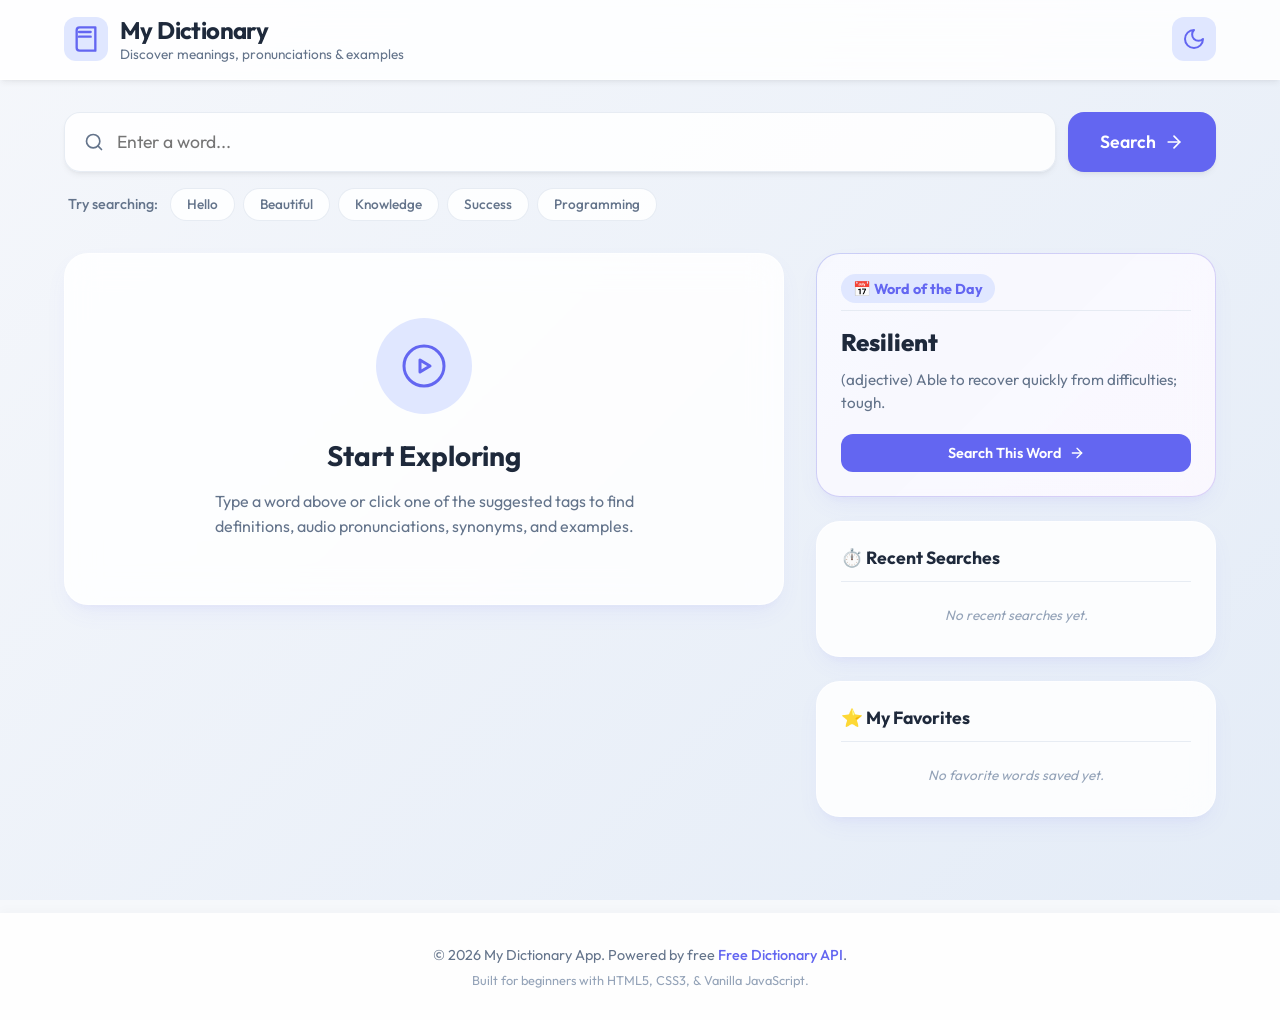
<file: dictionary-app/index.html>
<!DOCTYPE html>
<html lang="en">
<head>
    <meta charset="UTF-8">
    <meta name="viewport" content="width=device-width, initial-scale=1.0">
    <title>My Dictionary - Definitions, Pronunciations & Vocabulary</title>
    <!-- Google Fonts for modern typography -->
    <link rel="preconnect" href="https://fonts.googleapis.com">
    <link rel="preconnect" href="https://fonts.gstatic.com" crossorigin>
    <link href="https://fonts.googleapis.com/css2?family=Outfit:wght@300;400;500;600;700;800&display=swap" rel="stylesheet">
    <link rel="stylesheet" href="style.css">
</head>
<body>
    <!-- Main Wrapper to handle flex layout -->
    <div class="app-wrapper">
        
        <!-- Header Section -->
        <header class="app-header">
            <div class="header-container">
                <div class="brand">
                    <div class="logo-icon">
                        <svg xmlns="http://www.w3.org/2000/svg" viewBox="0 0 24 24" fill="none" stroke="currentColor" stroke-width="2" stroke-linecap="round" stroke-linejoin="round">
                            <path d="M4 19.5v-15A2.5 2.5 0 0 1 6.5 2H20v20H6.5a2.5 2.5 0 0 1-2.5-2.5Z"/>
                            <path d="M6 6h10"/>
                            <path d="M6 10h10"/>
                        </svg>
                    </div>
                    <div>
                        <h1>My Dictionary</h1>
                        <p class="subtitle">Discover meanings, pronunciations & examples</p>
                    </div>
                </div>
                <!-- Theme Toggle Switch -->
                <button id="theme-toggle" class="theme-toggle-btn" aria-label="Toggle dark/light theme" title="Toggle theme">
                    <!-- Sun Icon (visible in Dark Mode) -->
                    <svg class="sun-icon" xmlns="http://www.w3.org/2000/svg" viewBox="0 0 24 24" fill="none" stroke="currentColor" stroke-width="2" stroke-linecap="round" stroke-linejoin="round">
                        <circle cx="12" cy="12" r="4"/>
                        <path d="M12 2v2"/>
                        <path d="M12 20v2"/>
                        <path d="m4.93 4.93 1.41 1.41"/>
                        <path d="m17.66 17.66 1.41 1.41"/>
                        <path d="M2 12h2"/>
                        <path d="M20 12h2"/>
                        <path d="m6.34 17.66-1.41 1.41"/>
                        <path d="m19.07 4.93-1.41 1.41"/>
                    </svg>
                    <!-- Moon Icon (visible in Light Mode) -->
                    <svg class="moon-icon" xmlns="http://www.w3.org/2000/svg" viewBox="0 0 24 24" fill="none" stroke="currentColor" stroke-width="2" stroke-linecap="round" stroke-linejoin="round">
                        <path d="M12 3a6 6 0 0 0 9 9 9 9 0 1 1-9-9Z"/>
                    </svg>
                </button>
            </div>
        </header>

        <!-- Main Body -->
        <main class="main-container">
            
            <!-- Search & Suggestions Panel -->
            <section class="search-panel">
                <form id="search-form" class="search-form">
                    <div class="search-input-wrapper">
                        <!-- Search Icon -->
                        <span class="search-input-icon">
                            <svg xmlns="http://www.w3.org/2000/svg" viewBox="0 0 24 24" fill="none" stroke="currentColor" stroke-width="2" stroke-linecap="round" stroke-linejoin="round">
                                <circle cx="11" cy="11" r="8"/>
                                <path d="m21 21-4.3-4.3"/>
                            </svg>
                        </span>
                        <input 
                            type="text" 
                            id="search-input" 
                            placeholder="Enter a word..." 
                            aria-label="Search for a word"
                            autocomplete="off"
                            required
                        >
                        <!-- Clear Input Button -->
                        <button type="button" id="clear-btn" class="clear-btn hidden" aria-label="Clear search query" title="Clear">
                            <svg xmlns="http://www.w3.org/2000/svg" viewBox="0 0 24 24" fill="none" stroke="currentColor" stroke-width="2" stroke-linecap="round" stroke-linejoin="round">
                                <path d="M18 6 6 18"/>
                                <path d="m6 6 12 12"/>
                            </svg>
                        </button>
                    </div>
                    <button type="submit" class="search-submit-btn">
                        <span>Search</span>
                        <svg xmlns="http://www.w3.org/2000/svg" viewBox="0 0 24 24" fill="none" stroke="currentColor" stroke-width="2" stroke-linecap="round" stroke-linejoin="round">
                            <path d="M5 12h14"/>
                            <path d="m12 5 7 7-7 7"/>
                        </svg>
                    </button>
                </form>

                <!-- Suggested Vocabulary -->
                <div class="suggested-vocab">
                    <span class="vocab-label">Try searching:</span>
                    <div class="vocab-tags" id="suggested-tags">
                        <button type="button" class="vocab-tag">Hello</button>
                        <button type="button" class="vocab-tag">Beautiful</button>
                        <button type="button" class="vocab-tag">Knowledge</button>
                        <button type="button" class="vocab-tag">Success</button>
                        <button type="button" class="vocab-tag">Programming</button>
                    </div>
                </div>
            </section>

            <!-- Dashboard Split (Grid) -->
            <div class="dashboard-grid">
                
                <!-- Left Column: Word Results / Welcome / Loading / Error -->
                <section class="results-column">
                    
                    <!-- Welcome Card (Default View) -->
                    <div id="welcome-card" class="dashboard-card welcome-card">
                        <div class="card-art">
                            <svg xmlns="http://www.w3.org/2000/svg" viewBox="0 0 24 24" fill="none" stroke="currentColor" stroke-width="1.5" stroke-linecap="round" stroke-linejoin="round">
                                <circle cx="12" cy="12" r="10"/>
                                <path d="m10 15 5-3-5-3v6Z"/>
                            </svg>
                        </div>
                        <h2>Start Exploring</h2>
                        <p>Type a word above or click one of the suggested tags to find definitions, audio pronunciations, synonyms, and examples.</p>
                    </div>

                    <!-- Loading State Card -->
                    <div id="loader" class="dashboard-card loader-card hidden">
                        <div class="spinner"></div>
                        <p>🔄 Searching for meaning...</p>
                    </div>

                    <!-- Error State Card -->
                    <div id="error-card" class="dashboard-card error-card hidden">
                        <div class="error-icon">
                            <svg xmlns="http://www.w3.org/2000/svg" viewBox="0 0 24 24" fill="none" stroke="currentColor" stroke-width="2" stroke-linecap="round" stroke-linejoin="round">
                                <circle cx="12" cy="12" r="10"/>
                                <path d="m15 9-6 6"/>
                                <path d="m9 9 6 6"/>
                            </svg>
                        </div>
                        <h2 id="error-title">Word not found</h2>
                        <p id="error-body">Sorry, we couldn't find the meaning of this word. Please check the spelling and try again.</p>
                    </div>

                    <!-- Dictionary Word Result Card -->
                    <div id="result-card" class="dashboard-card result-card hidden">
                        
                        <!-- Word Header Area -->
                        <div class="result-header">
                            <div class="word-meta">
                                <h2 id="result-word">Word</h2>
                                <span id="result-phonetic" class="phonetic">/phonetic/</span>
                            </div>
                            
                            <div class="word-actions">
                                <!-- Audio Pronunciation Button -->
                                <button id="play-audio-btn" class="action-btn play-btn" aria-label="Play pronunciation">
                                    <svg xmlns="http://www.w3.org/2000/svg" viewBox="0 0 24 24" fill="none" stroke="currentColor" stroke-width="2" stroke-linecap="round" stroke-linejoin="round">
                                        <polygon points="11 5 6 9 2 9 2 15 6 15 11 19 11 5"/>
                                        <path d="M15.54 8.46a5 5 0 0 1 0 7.07"/>
                                        <path d="M19.07 4.93a10 10 0 0 1 0 14.14"/>
                                    </svg>
                                    <span>🔊 Play Pronunciation</span>
                                </button>
                                
                                <!-- Favorite Toggle Button -->
                                <button id="favorite-btn" class="action-btn fav-btn" aria-label="Save word to favorites">
                                    <svg class="star-outline" xmlns="http://www.w3.org/2000/svg" viewBox="0 0 24 24" fill="none" stroke="currentColor" stroke-width="2" stroke-linecap="round" stroke-linejoin="round">
                                        <polygon points="12 2 15.09 8.26 22 9.27 17 14.14 18.18 21.02 12 17.77 5.82 21.02 7 14.14 2 9.27 8.91 8.26 12 2"/>
                                    </svg>
                                    <svg class="star-filled hidden" xmlns="http://www.w3.org/2000/svg" viewBox="0 0 24 24" fill="currentColor">
                                        <polygon points="12 2 15.09 8.26 22 9.27 17 14.14 18.18 21.02 12 17.77 5.82 21.02 7 14.14 2 9.27 8.91 8.26 12 2"/>
                                    </svg>
                                    <span id="fav-btn-text">Favorite</span>
                                </button>
                            </div>
                        </div>

                        <!-- Dynamic Meanings Container -->
                        <div id="meanings-container" class="meanings-container">
                            <!-- Injected by script.js -->
                        </div>
                        
                    </div>

                </section>

                <!-- Right Column: Sidebar -->
                <aside class="sidebar-column">
                    
                    <!-- Word of the Day Card -->
                    <section class="dashboard-card sidebar-card wod-card">
                        <div class="sidebar-card-header">
                            <span class="wod-badge">📅 Word of the Day</span>
                        </div>
                        <div id="wod-loading" class="wod-content-loader">
                            <div class="mini-spinner"></div>
                            <span>Loading...</span>
                        </div>
                        <div id="wod-display" class="wod-display hidden">
                            <h3 id="wod-word" class="wod-word">Word</h3>
                            <p id="wod-meaning" class="wod-meaning">Meaning details will load here...</p>
                            <button id="wod-search-btn" class="wod-action-btn">
                                <span>Search This Word</span>
                                <svg xmlns="http://www.w3.org/2000/svg" viewBox="0 0 24 24" fill="none" stroke="currentColor" stroke-width="2" stroke-linecap="round" stroke-linejoin="round">
                                    <path d="M5 12h14"/>
                                    <path d="m12 5 7 7-7 7"/>
                                </svg>
                            </button>
                        </div>
                    </section>

                    <!-- Recent Searches Card -->
                    <section class="dashboard-card sidebar-card history-card">
                        <div class="sidebar-card-header">
                            <h3>⏱️ Recent Searches</h3>
                        </div>
                        <ul id="history-list" class="sidebar-list">
                            <!-- Injected by script.js -->
                            <li class="empty-list-msg">No recent searches yet.</li>
                        </ul>
                    </section>

                    <!-- Favorites Card -->
                    <section class="dashboard-card sidebar-card favorites-card">
                        <div class="sidebar-card-header">
                            <h3>⭐ My Favorites</h3>
                        </div>
                        <ul id="favorites-list" class="sidebar-list">
                            <!-- Injected by script.js -->
                            <li class="empty-list-msg">No favorite words saved yet.</li>
                        </ul>
                    </section>

                </aside>

            </div>

        </main>

        <!-- Footer -->
        <footer class="app-footer">
            <div class="footer-content">
                <p>&copy; 2026 My Dictionary App. Powered by free <a href="https://dictionaryapi.dev/" target="_blank" rel="noopener noreferrer">Free Dictionary API</a>.</p>
                <p class="tagline">Built for beginners with HTML5, CSS3, &amp; Vanilla JavaScript.</p>
            </div>
        </footer>

    </div>

    <!-- Script Entrypoint -->
    <script src="app.js"></script>
</body>
</html>
</file>
<file: dictionary-app/style.css>
/* ==========================================================================
   DICTIONARY APPLICATION STYLESHEET (style.css)
   Designed for visual excellence, responsiveness, and beginner readability.
   ========================================================================== */

/* --- CSS Variables / Design System Tokens --- */
:root {
    /* Fonts & Core */
    --font-primary: 'Outfit', -apple-system, BlinkMacSystemFont, "Segoe UI", Roboto, sans-serif;
    
    /* Light Theme Palette (Default) */
    --bg-gradient: linear-gradient(135deg, #f5f7fb 0%, #e4ecf7 100%);
    --bg-color: #f6f8fb;
    --card-bg: rgba(255, 255, 255, 0.85);
    --card-border: rgba(255, 255, 255, 0.6);
    --border-color: rgba(226, 232, 240, 0.8);
    
    --text-primary: #1e293b;     /* Slate 800 */
    --text-secondary: #64748b;   /* Slate 500 */
    --text-muted: #94a3b8;       /* Slate 400 */
    
    --primary-color: #6366f1;    /* Indigo 500 */
    --primary-hover: #4f46e5;    /* Indigo 600 */
    --primary-light: #e0e7ff;    /* Indigo 100 */
    
    --success-color: #10b981;    /* Emerald 500 */
    --error-color: #ef4444;      /* Red 500 */
    --warning-color: #f59e0b;    /* Amber 500 */
    
    --shadow-sm: 0 4px 6px -1px rgba(0, 0, 0, 0.05), 0 2px 4px -2px rgba(0, 0, 0, 0.05);
    --shadow-md: 0 10px 25px -5px rgba(99, 102, 241, 0.08), 0 8px 10px -6px rgba(99, 102, 241, 0.05);
    --shadow-lg: 0 20px 25px -5px rgba(0, 0, 0, 0.05), 0 10px 10px -5px rgba(0, 0, 0, 0.02);
    
    --scrollbar-track: #f1f5f9;
    --scrollbar-thumb: #cbd5e1;
    --scrollbar-thumb-hover: #94a3b8;
    
    --card-blur: blur(16px);
    --transition-speed: 0.3s;
}

/* --- Dark Theme Palette Overrides --- */
body.dark-mode {
    --bg-gradient: linear-gradient(135deg, #0b0f19 0%, #111827 100%);
    --bg-color: #0b0f19;
    --card-bg: rgba(17, 24, 39, 0.7);
    --card-border: rgba(255, 255, 255, 0.06);
    --border-color: rgba(37, 99, 235, 0.15);
    
    --text-primary: #f3f4f6;     /* Gray 100 */
    --text-secondary: #9ca3af;   /* Gray 400 */
    --text-muted: #6b7280;       /* Gray 500 */
    
    --primary-color: #818cf8;    /* Indigo 400 */
    --primary-hover: #a5b4fc;    /* Indigo 300 */
    --primary-light: rgba(99, 102, 241, 0.15);
    
    --success-color: #34d399;    /* Emerald 400 */
    --error-color: #f87171;      /* Red 400 */
    --warning-color: #fbbf24;    /* Amber 400 */
    
    --shadow-sm: 0 4px 6px -1px rgba(0, 0, 0, 0.2);
    --shadow-md: 0 10px 25px -5px rgba(0, 0, 0, 0.3), 0 8px 10px -6px rgba(0, 0, 0, 0.3);
    --shadow-lg: 0 20px 25px -5px rgba(0, 0, 0, 0.4);
    
    --scrollbar-track: #1f2937;
    --scrollbar-thumb: #4b5563;
    --scrollbar-thumb-hover: #6b7280;
}

/* --- Global Reset & Base Elements --- */
* {
    margin: 0;
    padding: 0;
    box-sizing: border-box;
}

html, body {
    height: 100%;
    font-family: var(--font-primary);
    background-color: var(--bg-color);
    background-image: var(--bg-gradient);
    background-attachment: fixed;
    color: var(--text-primary);
    transition: background-color var(--transition-speed), background-image var(--transition-speed), color var(--transition-speed);
    -webkit-font-smoothing: antialiased;
}

/* Custom Scrollbar */
::-webkit-scrollbar {
    width: 8px;
    height: 8px;
}
::-webkit-scrollbar-track {
    background: var(--scrollbar-track);
}
::-webkit-scrollbar-thumb {
    background: var(--scrollbar-thumb);
    border-radius: 4px;
}
::-webkit-scrollbar-thumb:hover {
    background: var(--scrollbar-thumb-hover);
}

/* App Wrapper to sticky footer at bottom */
.app-wrapper {
    display: flex;
    flex-direction: column;
    min-height: 100vh;
}

/* Focus outline for accessibility */
button:focus-visible, 
input:focus-visible, 
a:focus-visible {
    outline: 2px solid var(--primary-color);
    outline-offset: 3px;
}

/* --- Header Styles --- */
.app-header {
    background: var(--card-bg);
    backdrop-filter: var(--card-blur);
    -webkit-backdrop-filter: var(--card-blur);
    border-bottom: 1px solid var(--card-border);
    position: sticky;
    top: 0;
    z-index: 100;
    box-shadow: var(--shadow-sm);
    transition: background var(--transition-speed), border-color var(--transition-speed);
}

.header-container {
    max-width: 1200px;
    margin: 0 auto;
    padding: 1rem 1.5rem;
    display: flex;
    justify-content: space-between;
    align-items: center;
}

.brand {
    display: flex;
    align-items: center;
    gap: 0.75rem;
}

.logo-icon {
    width: 2.75rem;
    height: 2.75rem;
    background: var(--primary-light);
    color: var(--primary-color);
    border-radius: 12px;
    display: flex;
    align-items: center;
    justify-content: center;
    padding: 0.5rem;
    transition: transform 0.3s ease, background 0.3s ease, color 0.3s ease;
}

.brand:hover .logo-icon {
    transform: rotate(-10deg) scale(1.1);
}

.logo-icon svg {
    width: 100%;
    height: 100%;
}

.brand h1 {
    font-size: 1.5rem;
    font-weight: 700;
    letter-spacing: -0.025em;
    line-height: 1.2;
}

.subtitle {
    font-size: 0.85rem;
    color: var(--text-secondary);
    font-weight: 400;
}

/* Theme Toggle Button */
.theme-toggle-btn {
    background: var(--primary-light);
    border: none;
    cursor: pointer;
    width: 2.75rem;
    height: 2.75rem;
    border-radius: 12px;
    display: flex;
    align-items: center;
    justify-content: center;
    color: var(--primary-color);
    transition: background 0.2s, transform 0.2s, color 0.2s;
}

.theme-toggle-btn:hover {
    background: var(--primary-color);
    color: white;
    transform: scale(1.05);
}

.theme-toggle-btn svg {
    width: 1.5rem;
    height: 1.5rem;
}

/* Toggle icon display modes */
body.dark-mode .moon-icon {
    display: none;
}
body:not(.dark-mode) .sun-icon {
    display: none;
}

/* --- Main Layout Container --- */
.main-container {
    max-width: 1200px;
    width: 100%;
    margin: 0 auto;
    padding: 2rem 1.5rem;
    flex-grow: 1;
    display: flex;
    flex-direction: column;
    gap: 2rem;
}

/* --- Search & Suggestions Panel --- */
.search-panel {
    display: flex;
    flex-direction: column;
    gap: 1rem;
}

.search-form {
    display: flex;
    gap: 0.75rem;
    width: 100%;
}

.search-input-wrapper {
    position: relative;
    flex-grow: 1;
    display: flex;
    align-items: center;
}

.search-input-icon {
    position: absolute;
    left: 1.25rem;
    color: var(--text-secondary);
    display: flex;
    align-items: center;
    pointer-events: none;
}

.search-input-icon svg {
    width: 1.25rem;
    height: 1.25rem;
}

.search-input-wrapper input {
    width: 100%;
    padding: 1.1rem 3rem 1.1rem 3.25rem;
    border-radius: 16px;
    border: 1.5px solid var(--border-color);
    background: var(--card-bg);
    color: var(--text-primary);
    font-family: var(--font-primary);
    font-size: 1.1rem;
    font-weight: 400;
    box-shadow: var(--shadow-sm);
    transition: border-color 0.2s, box-shadow 0.2s, background 0.2s;
}

.search-input-wrapper input:focus {
    outline: none;
    border-color: var(--primary-color);
    box-shadow: 0 0 0 4px rgba(99, 102, 241, 0.15), var(--shadow-sm);
}

/* Clear Button */
.clear-btn {
    position: absolute;
    right: 1.25rem;
    background: transparent;
    border: none;
    cursor: pointer;
    color: var(--text-muted);
    display: flex;
    align-items: center;
    justify-content: center;
    padding: 0.25rem;
    border-radius: 50%;
    transition: color 0.2s, background 0.2s;
}

.clear-btn:hover {
    color: var(--text-primary);
    background: rgba(0, 0, 0, 0.05);
}

body.dark-mode .clear-btn:hover {
    background: rgba(255, 255, 255, 0.08);
}

.clear-btn svg {
    width: 1.1rem;
    height: 1.1rem;
}

.clear-btn.hidden {
    display: none;
}

/* Search Button */
.search-submit-btn {
    background: var(--primary-color);
    color: white;
    border: none;
    border-radius: 16px;
    padding: 0 2rem;
    font-family: var(--font-primary);
    font-size: 1.1rem;
    font-weight: 600;
    cursor: pointer;
    display: flex;
    align-items: center;
    gap: 0.5rem;
    box-shadow: var(--shadow-sm);
    transition: background 0.2s, transform 0.2s, box-shadow 0.2s;
}

.search-submit-btn:hover {
    background: var(--primary-hover);
    transform: translateY(-1px);
    box-shadow: 0 4px 12px rgba(99, 102, 241, 0.25);
}

.search-submit-btn:active {
    transform: translateY(1px);
}

.search-submit-btn svg {
    width: 1.25rem;
    height: 1.25rem;
    transition: transform 0.2s ease;
}

.search-submit-btn:hover svg {
    transform: translateX(3px);
}

/* Suggested Tags */
.suggested-vocab {
    display: flex;
    align-items: center;
    flex-wrap: wrap;
    gap: 0.75rem;
    padding-left: 0.25rem;
}

.vocab-label {
    font-size: 0.9rem;
    color: var(--text-secondary);
    font-weight: 500;
}

.vocab-tags {
    display: flex;
    flex-wrap: wrap;
    gap: 0.5rem;
}

.vocab-tag {
    background: var(--card-bg);
    border: 1px solid var(--border-color);
    border-radius: 50px;
    padding: 0.4rem 1rem;
    font-family: var(--font-primary);
    font-size: 0.85rem;
    font-weight: 500;
    color: var(--text-secondary);
    cursor: pointer;
    transition: all 0.2s ease;
}

.vocab-tag:hover {
    background: var(--primary-light);
    color: var(--primary-color);
    border-color: var(--primary-color);
    transform: translateY(-1px);
}

/* --- Dashboard Grid Split --- */
.dashboard-grid {
    display: grid;
    grid-template-columns: 1.8fr 1fr;
    gap: 2rem;
    align-items: start;
}

/* Card Foundations */
.dashboard-card {
    background: var(--card-bg);
    backdrop-filter: var(--card-blur);
    -webkit-backdrop-filter: var(--card-blur);
    border: 1px solid var(--card-border);
    border-radius: 24px;
    box-shadow: var(--shadow-md);
    transition: background var(--transition-speed), border-color var(--transition-speed), transform 0.3s ease, box-shadow 0.3s ease;
    animation: slideUp 0.4s cubic-bezier(0.16, 1, 0.3, 1) forwards;
}

@keyframes slideUp {
    from {
        opacity: 0;
        transform: translateY(16px);
    }
    to {
        opacity: 1;
        transform: translateY(0);
    }
}

/* --- Results Section Cards --- */
.welcome-card {
    padding: 4rem 2rem;
    text-align: center;
    display: flex;
    flex-direction: column;
    align-items: center;
    justify-content: center;
    gap: 1rem;
}

.welcome-card .card-art {
    width: 6rem;
    height: 6rem;
    border-radius: 50%;
    background: var(--primary-light);
    color: var(--primary-color);
    display: flex;
    align-items: center;
    justify-content: center;
    padding: 1.5rem;
    margin-bottom: 0.5rem;
    animation: float 4s ease-in-out infinite;
}

@keyframes float {
    0%, 100% { transform: translateY(0); }
    50% { transform: translateY(-8px); }
}

.welcome-card .card-art svg {
    width: 100%;
    height: 100%;
}

.welcome-card h2 {
    font-size: 1.75rem;
    font-weight: 700;
}

.welcome-card p {
    color: var(--text-secondary);
    max-width: 450px;
    line-height: 1.6;
}

/* Loader Card */
.loader-card {
    padding: 5rem 2rem;
    display: flex;
    flex-direction: column;
    align-items: center;
    gap: 1.5rem;
    text-align: center;
}

.spinner {
    width: 3.5rem;
    height: 3.5rem;
    border: 4px solid var(--border-color);
    border-top: 4px solid var(--primary-color);
    border-radius: 50%;
    animation: spin 1s linear infinite;
}

@keyframes spin {
    to { transform: rotate(360deg); }
}

.loader-card p {
    font-size: 1.1rem;
    font-weight: 500;
    color: var(--text-secondary);
}

/* Error Card */
.error-card {
    padding: 4rem 2rem;
    text-align: center;
    display: flex;
    flex-direction: column;
    align-items: center;
    gap: 1.25rem;
    border-left: 5px solid var(--error-color);
}

.error-icon {
    width: 4rem;
    height: 4rem;
    background: rgba(239, 68, 68, 0.1);
    color: var(--error-color);
    border-radius: 50%;
    display: flex;
    align-items: center;
    justify-content: center;
    padding: 0.75rem;
}

.error-icon svg {
    width: 100%;
    height: 100%;
}

.error-card h2 {
    font-size: 1.5rem;
    font-weight: 700;
    color: var(--text-primary);
}

.error-card p {
    color: var(--text-secondary);
    max-width: 400px;
    line-height: 1.5;
}

/* Result Main Word Card */
.result-card {
    padding: 2.25rem;
}

.result-header {
    display: flex;
    justify-content: space-between;
    align-items: flex-start;
    flex-wrap: wrap;
    gap: 1.25rem;
    border-bottom: 1.5px solid var(--border-color);
    padding-bottom: 1.5rem;
    margin-bottom: 1.5rem;
}

.word-meta h2 {
    font-size: 2.5rem;
    font-weight: 800;
    letter-spacing: -0.03em;
    line-height: 1.1;
    margin-bottom: 0.25rem;
    text-transform: capitalize;
}

.phonetic {
    font-family: var(--font-primary);
    font-size: 1.15rem;
    color: var(--primary-color);
    font-weight: 500;
}

.word-actions {
    display: flex;
    gap: 0.75rem;
    align-items: center;
}

.action-btn {
    border: none;
    border-radius: 12px;
    padding: 0.65rem 1.25rem;
    font-family: var(--font-primary);
    font-size: 0.9rem;
    font-weight: 600;
    cursor: pointer;
    display: inline-flex;
    align-items: center;
    gap: 0.5rem;
    transition: all 0.2s ease;
}

.play-btn {
    background: var(--primary-color);
    color: white;
}

.play-btn:hover {
    background: var(--primary-hover);
    transform: translateY(-1px);
}

.play-btn svg {
    width: 1.1rem;
    height: 1.1rem;
}

.fav-btn {
    background: var(--card-bg);
    border: 1.5px solid var(--border-color);
    color: var(--text-secondary);
}

.fav-btn:hover {
    border-color: var(--warning-color);
    color: var(--warning-color);
    background: rgba(245, 158, 11, 0.05);
}

.fav-btn svg {
    width: 1.1rem;
    height: 1.1rem;
}

.fav-btn.favorited {
    border-color: var(--warning-color);
    color: var(--warning-color);
    background: rgba(245, 158, 11, 0.08);
}

/* Hide helper utilities */
.hidden {
    display: none !important;
}

/* Meaning Rendering Elements */
.part-of-speech-block {
    margin-bottom: 2rem;
}

.part-of-speech-block:last-child {
    margin-bottom: 0;
}

.pos-header {
    display: flex;
    align-items: center;
    gap: 1rem;
    margin-bottom: 1.25rem;
}

.pos-title {
    font-size: 1.2rem;
    font-weight: 700;
    font-style: italic;
    color: var(--text-primary);
    text-transform: lowercase;
}

.pos-line {
    flex-grow: 1;
    height: 1px;
    background: var(--border-color);
}

.definitions-list {
    list-style-type: none;
    display: flex;
    flex-direction: column;
    gap: 1.25rem;
}

.definition-item {
    position: relative;
    padding-left: 2rem;
}

.definition-item::before {
    content: "•";
    position: absolute;
    left: 0.5rem;
    top: -0.1rem;
    color: var(--primary-color);
    font-size: 1.5rem;
    line-height: 1;
}

.definition-text {
    font-size: 1.05rem;
    line-height: 1.6;
    color: var(--text-primary);
}

.example-text {
    font-size: 0.95rem;
    font-style: italic;
    color: var(--text-secondary);
    margin-top: 0.35rem;
    display: block;
    border-left: 3px solid var(--border-color);
    padding-left: 0.75rem;
}

/* Synonyms & Antonyms tags styling */
.vocab-relations {
    margin-top: 1.25rem;
    display: flex;
    flex-direction: column;
    gap: 0.75rem;
    padding-left: 2rem;
}

.relation-group {
    display: flex;
    align-items: center;
    flex-wrap: wrap;
    gap: 0.5rem;
}

.relation-label {
    font-size: 0.9rem;
    font-weight: 600;
    color: var(--text-secondary);
    margin-right: 0.5rem;
}

.relation-tag {
    background: var(--primary-light);
    color: var(--primary-color);
    border: none;
    border-radius: 8px;
    padding: 0.3rem 0.75rem;
    font-family: var(--font-primary);
    font-size: 0.85rem;
    font-weight: 500;
    cursor: pointer;
    transition: all 0.2s ease;
}

.relation-tag:hover {
    transform: translateY(-1px);
    filter: brightness(0.95);
}

.antonym-tag {
    background: rgba(239, 68, 68, 0.08);
    color: var(--error-color);
}

.antonym-tag:hover {
    background: rgba(239, 68, 68, 0.15);
}

/* --- Sidebar Section Cards --- */
.sidebar-column {
    display: flex;
    flex-direction: column;
    gap: 1.5rem;
}

.sidebar-card {
    padding: 1.5rem;
}

.sidebar-card-header {
    border-bottom: 1px solid var(--border-color);
    padding-bottom: 0.75rem;
    margin-bottom: 1rem;
}

.sidebar-card-header h3 {
    font-size: 1.1rem;
    font-weight: 700;
    color: var(--text-primary);
}

/* Word of the day specific */
.wod-card {
    background: linear-gradient(to bottom, var(--card-bg), var(--card-bg)), linear-gradient(135deg, rgba(99, 102, 241, 0.25) 0%, rgba(168, 85, 247, 0.2) 100%);
    background-origin: border-box;
    background-clip: padding-box, border-box;
    border: 1px solid transparent;
}

.wod-badge {
    font-size: 0.9rem;
    font-weight: 700;
    color: var(--primary-color);
    background: var(--primary-light);
    padding: 0.35rem 0.75rem;
    border-radius: 50px;
}

.wod-content-loader {
    display: flex;
    align-items: center;
    gap: 0.5rem;
    color: var(--text-secondary);
    padding: 1rem 0;
}

.mini-spinner {
    width: 1.25rem;
    height: 1.25rem;
    border: 2px solid var(--border-color);
    border-top: 2px solid var(--primary-color);
    border-radius: 50%;
    animation: spin 0.8s linear infinite;
}

.wod-display {
    display: flex;
    flex-direction: column;
    gap: 0.75rem;
    animation: fadeIn 0.3s ease;
}

@keyframes fadeIn {
    from { opacity: 0; }
    to { opacity: 1; }
}

.wod-word {
    font-size: 1.5rem;
    font-weight: 800;
    color: var(--text-primary);
    text-transform: capitalize;
}

.wod-meaning {
    font-size: 0.95rem;
    line-height: 1.5;
    color: var(--text-secondary);
}

.wod-action-btn {
    background: var(--primary-color);
    color: white;
    border: none;
    border-radius: 12px;
    padding: 0.6rem 1.25rem;
    font-family: var(--font-primary);
    font-size: 0.9rem;
    font-weight: 600;
    cursor: pointer;
    display: flex;
    align-items: center;
    justify-content: center;
    gap: 0.5rem;
    margin-top: 0.5rem;
    transition: all 0.2s;
}

.wod-action-btn:hover {
    background: var(--primary-hover);
    transform: translateY(-1px);
}

.wod-action-btn svg {
    width: 1rem;
    height: 1rem;
    transition: transform 0.2s;
}

.wod-action-btn:hover svg {
    transform: translateX(2px);
}

/* Sidebar lists common styling */
.sidebar-list {
    list-style-type: none;
    display: flex;
    flex-direction: column;
    gap: 0.5rem;
}

.sidebar-list li {
    display: flex;
    justify-content: space-between;
    align-items: center;
    border-radius: 10px;
    padding: 0.5rem 0.75rem;
    background: rgba(0, 0, 0, 0.02);
    border: 1px solid var(--border-color);
    transition: all 0.2s;
}

body.dark-mode .sidebar-list li {
    background: rgba(255, 255, 255, 0.02);
}

.sidebar-list li:hover {
    transform: translateX(2px);
    background: var(--primary-light);
    border-color: var(--primary-color);
}

.list-word-btn {
    background: transparent;
    border: none;
    font-family: var(--font-primary);
    font-size: 0.95rem;
    font-weight: 500;
    color: var(--text-primary);
    cursor: pointer;
    text-align: left;
    flex-grow: 1;
    text-transform: capitalize;
}

.list-word-btn:hover {
    color: var(--primary-color);
}

.list-action-btn {
    background: transparent;
    border: none;
    cursor: pointer;
    color: var(--text-muted);
    display: flex;
    align-items: center;
    justify-content: center;
    padding: 0.25rem;
    border-radius: 6px;
    transition: all 0.2s;
}

.list-action-btn:hover {
    color: var(--error-color);
    background: rgba(239, 68, 68, 0.08);
}

.list-action-btn svg {
    width: 1.1rem;
    height: 1.1rem;
}

.empty-list-msg {
    font-size: 0.85rem;
    color: var(--text-muted);
    font-style: italic;
    border: none !important;
    background: transparent !important;
    padding: 0.5rem 0.25rem !important;
    display: block !important;
    text-align: center;
}

/* --- Footer Area --- */
.app-footer {
    background: var(--card-bg);
    border-top: 1px solid var(--card-border);
    margin-top: 4rem;
    padding: 2rem 1.5rem;
    text-align: center;
    box-shadow: 0 -4px 10px rgba(0, 0, 0, 0.02);
}

.footer-content {
    max-width: 1200px;
    margin: 0 auto;
    display: flex;
    flex-direction: column;
    gap: 0.5rem;
}

.app-footer p {
    font-size: 0.9rem;
    color: var(--text-secondary);
}

.app-footer a {
    color: var(--primary-color);
    text-decoration: none;
    font-weight: 500;
    transition: color 0.2s;
}

.app-footer a:hover {
    color: var(--primary-hover);
    text-decoration: underline;
}

.tagline {
    font-size: 0.8rem !important;
    color: var(--text-muted) !important;
}

/* --- Responsive Media Queries --- */

/* Desktop view transition & Sidebar limits */
@media (min-width: 992px) {
    .dashboard-card:hover {
        transform: translateY(-2px);
        box-shadow: var(--shadow-lg);
    }
}

/* Tablet view styling split grid */
@media (max-width: 992px) {
    .dashboard-grid {
        grid-template-columns: 1fr;
        gap: 1.5rem;
    }
    
    .sidebar-column {
        display: grid;
        grid-template-columns: 1fr 1fr;
        gap: 1.5rem;
    }
    
    /* WOD spans full width of sidebar grid */
    .wod-card {
        grid-column: span 2;
    }
}

/* Mobile screen layouts styling */
@media (max-width: 600px) {
    .header-container {
        padding: 0.75rem 1rem;
    }
    
    .brand h1 {
        font-size: 1.25rem;
    }
    
    .brand .logo-icon {
        width: 2.25rem;
        height: 2.25rem;
        border-radius: 8px;
        padding: 0.4rem;
    }
    
    .theme-toggle-btn {
        width: 2.25rem;
        height: 2.25rem;
        border-radius: 8px;
    }
    
    .main-container {
        padding: 1.25rem 1rem;
        gap: 1.25rem;
    }
    
    .search-form {
        flex-direction: column;
        gap: 0.5rem;
    }
    
    .search-submit-btn {
        padding: 0.9rem;
        justify-content: center;
        width: 100%;
    }
    
    .sidebar-column {
        grid-template-columns: 1fr;
    }
    
    .wod-card {
        grid-column: span 1;
    }
    
    .result-card {
        padding: 1.5rem;
    }
    
    .word-meta h2 {
        font-size: 2rem;
    }
    
    .word-actions {
        width: 100%;
        margin-top: 0.5rem;
        flex-direction: column;
        align-items: stretch;
    }
    
    .action-btn {
        justify-content: center;
    }
    
    .definition-item {
        padding-left: 1.5rem;
    }
    
    .relation-group {
        padding-left: 0;
    }
    
    .vocab-relations {
        padding-left: 1.5rem;
    }
}
</file>
